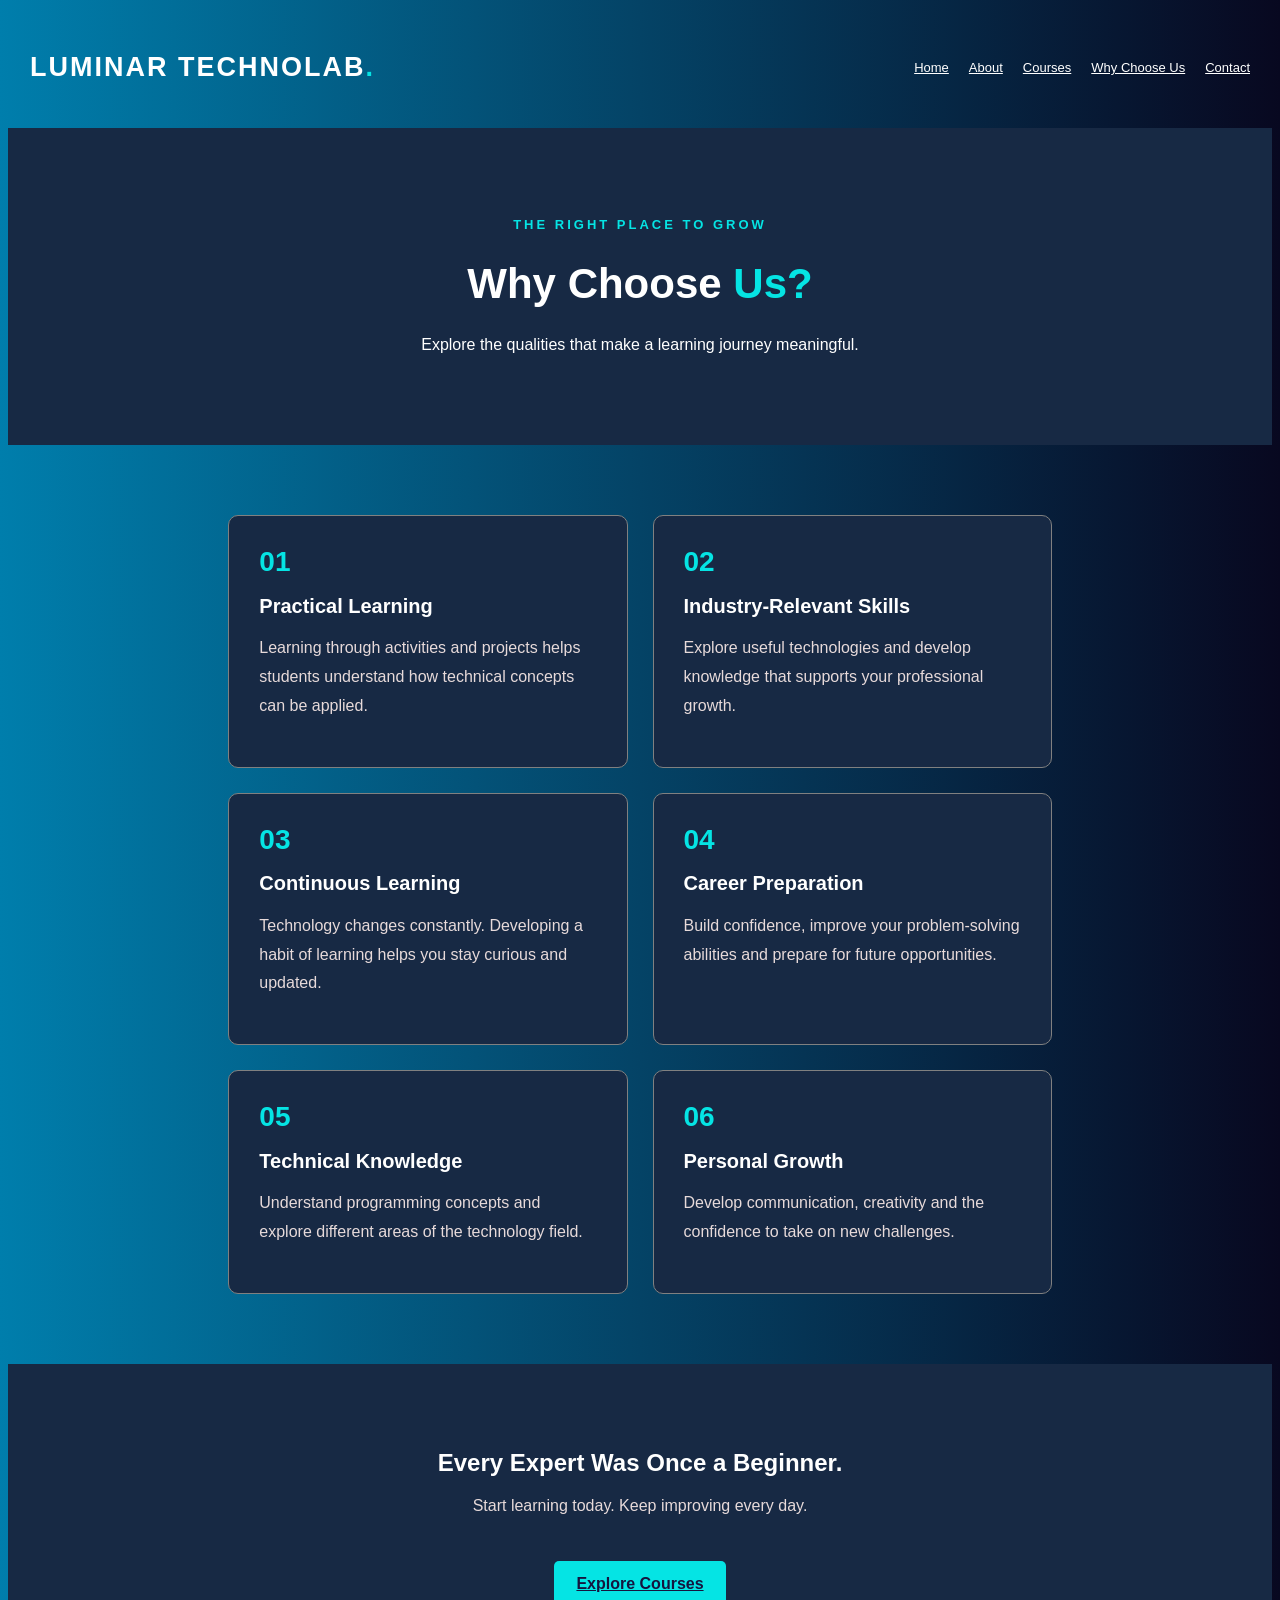
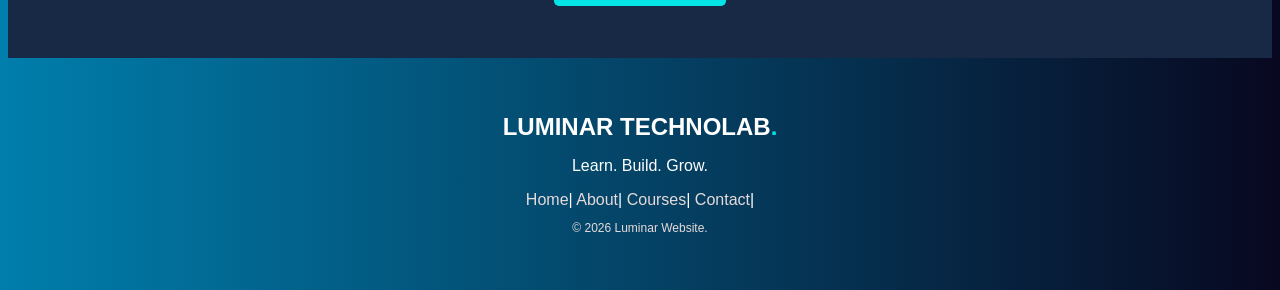
<file: fourth.html>
<!DOCTYPE html>
<html>
<head>
    <title>Why Choose Us | Luminar Technolab</title>
    <link rel="stylesheet" href="./fourth.css">
</head>
<body>

<div class="top-area">
    <div class="navbar">
        <h2 class="logo">LUMINAR TECHNOLAB<span>.</span></h2>
        <div class="menu">
            <a href="index.html">Home</a>
            <a href="second.css">About</a>
            <a href="third.html">Courses</a>
            <a  href="fourth.html">Why Choose Us</a>
            
            <a href="sixth.html">Contact</a>
        </div>
    </div>
</div>

<div class="page-banner">
    <p class="small-heading">THE RIGHT PLACE TO GROW</p>
    <h1>Why Choose <span>Us?</span></h1>
    <p>Explore the qualities that make a learning journey meaningful.</p>
</div>

<div class="advantages">
    <div class="advantagesin">
        <div class="number">01</div>
        <h2>Practical Learning</h2>
        <p>Learning through activities and projects helps students understand how technical concepts can be applied.</p>
    </div>

    <div class="advantagesin">
        <div class="number">02</div>
        <h2>Industry-Relevant Skills</h2>
        <p>Explore useful technologies and develop knowledge that supports your professional growth.</p>
    </div>

    <div class="advantagesin">
        <div class="number">03</div>
        <h2>Continuous Learning</h2>
        <p>Technology changes constantly. Developing a habit of learning helps you stay curious and updated.</p>
    </div>

    <div class="advantagesin">
        <div class="number">04</div>
        <h2>Career Preparation</h2>
        <p>Build confidence, improve your problem-solving abilities and prepare for future opportunities.</p>
    </div>

    <div class="advantagesin">
        <div class="number">05</div>
        <h2>Technical Knowledge</h2>
        <p>Understand programming concepts and explore different areas of the technology field.</p>
    </div>

    <div class="advantagesin">
        <div class="number">06</div>
        <h2>Personal Growth</h2>
        <p>Develop communication, creativity and the confidence to take on new challenges.</p>
    </div>
</div>

<div class="why-quote">
    <h2>Every Expert Was Once a Beginner.</h2>
    <p>Start learning today. Keep improving every day.</p>
    <div class="puppy"><a href="third.html" class="main-btn">Explore Courses</a></div>
</div>

<div class="bottom-area">
    <h2 class="footer-logo">LUMINAR TECHNOLAB<span>.</span></h2>
    <p>Learn. Build. Grow.</p>
    <div class="footer-links">
        <a href="index.html">Home</a>|
        <a href="second.html">About</a>|
        <a href="third.html">Courses</a>|
        <a href="sixth.html">Contact</a>|
    </div>
    <p class="copyright">© 2026 Luminar Website. </p>
</div>

</body>
</html>
</file>
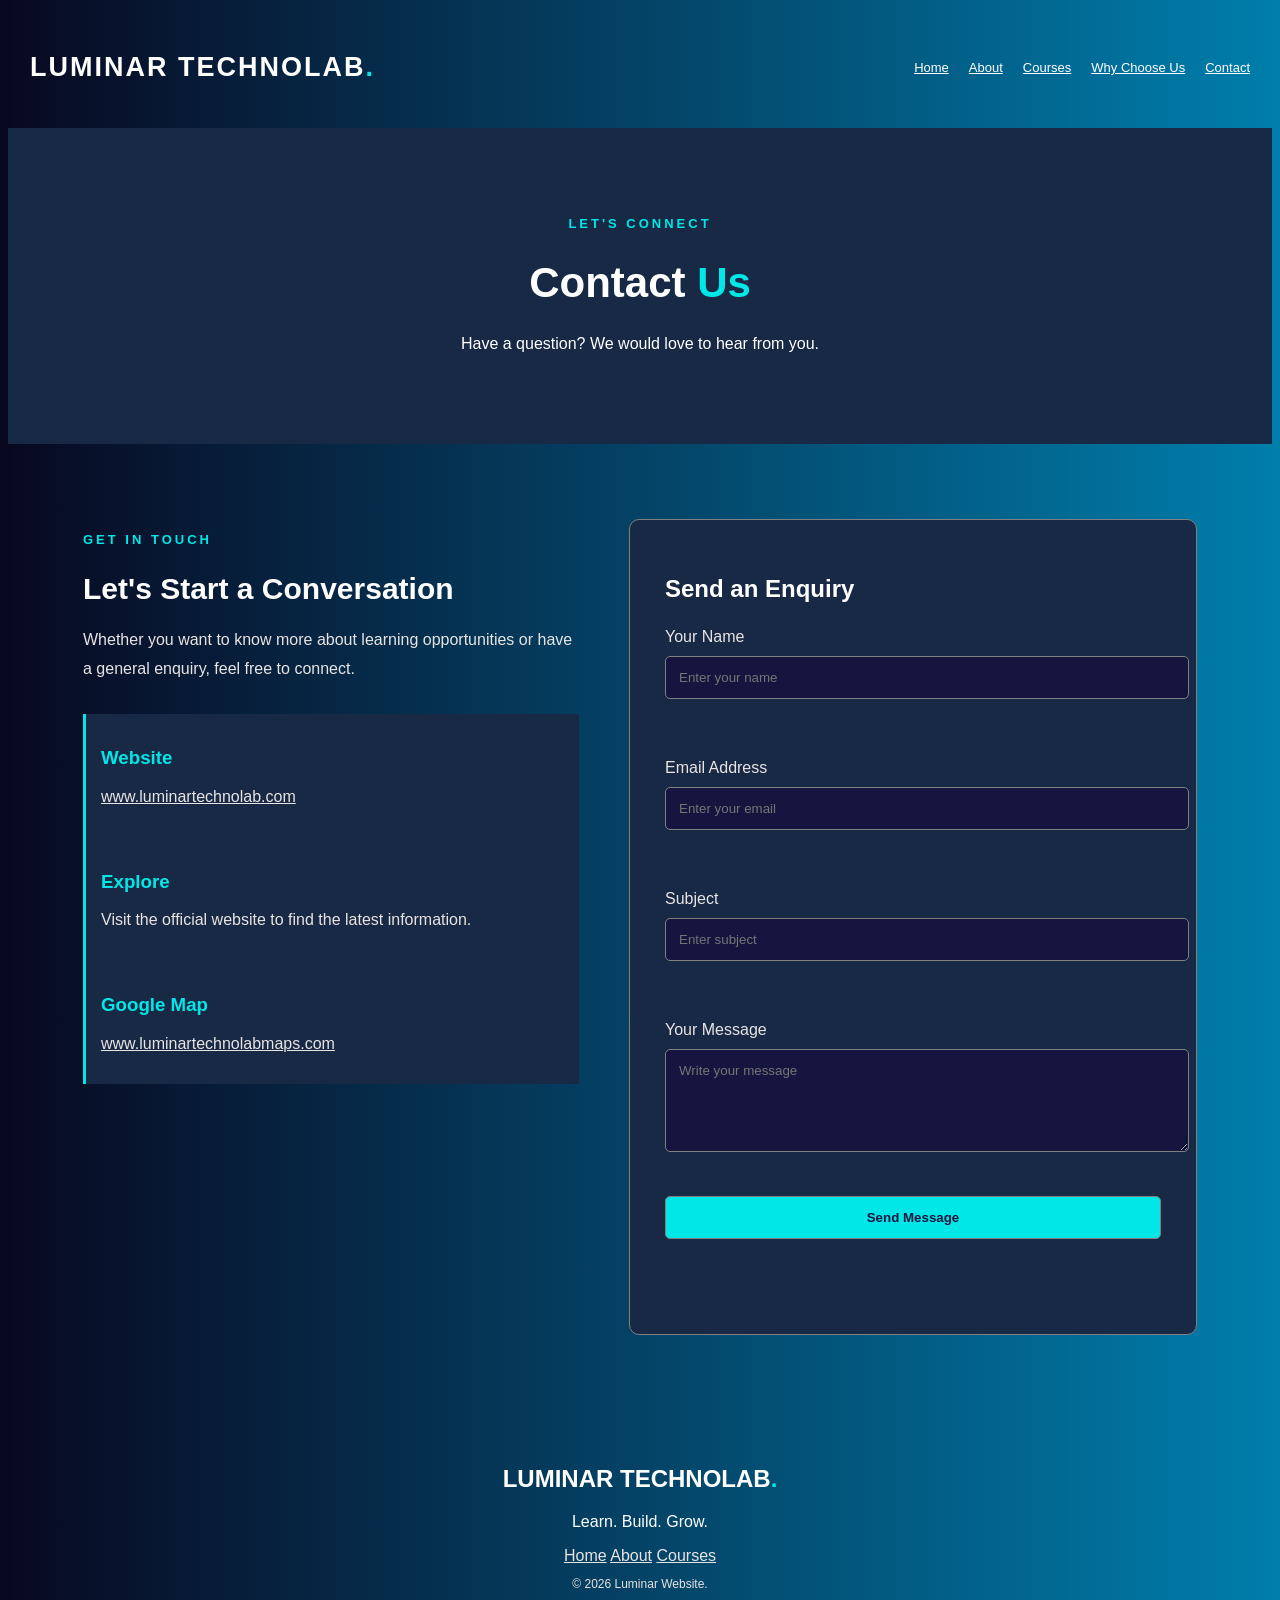
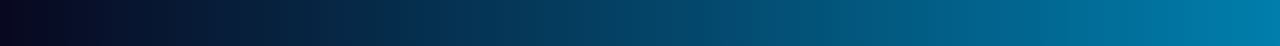
<file: sixth.html>
<!DOCTYPE html>
<html>
<head>
    <title>Contact | Luminar Technolab</title>
    <link rel="stylesheet" href="./sixth.css">
</head>
<body>

<div class="top-area">
    <div class="navbar">
        <h2 class="logo">LUMINAR TECHNOLAB<span>.</span></h2>
        <div class="menu">
            <a href="index.html">Home</a>
            <a href="second.html">About</a>
            <a href="third.html">Courses</a>
            <a href="fourth.html">Why Choose Us</a>
           
            <a  href="sixth.html">Contact</a>
        </div>
    </div>
</div>

<div class="page-banner">
    <p class="small-heading">LET'S CONNECT</p>
    <h1>Contact <span>Us</span></h1>
    <p>Have a question? We would love to hear from you.</p>
</div>

<div class="contact-section">

    <div class="contact-info">
        <p class="small-heading">GET IN TOUCH</p>
        <h2>Let's Start a Conversation</h2>

        <p class="info-description">
            Whether you want to know more about learning opportunities
            or have a general enquiry, feel free to connect.
        </p>

        <div class="contact-detail">
            <h3>Website</h3>
            <p>
                <a href="https://www.luminartechnolab.com/" target="_blank">
                    www.luminartechnolab.com
                </a>
            </p>
        </div>

        <div class="contact-detail">
            <h3>Explore</h3>
            <p>Visit the official website to find the latest information.</p>
        </div>
         <div class="contact-detail">
            <h3>Google Map</h3>
            <p>
                <a href="https://www.google.com/maps/search/?api=1&query=Lumina+Techno+Lab" target="_blank">
                    www.luminartechnolabmaps.com
                </a>
            </p>
        </div>
    </div>
    


    <div class="contact-form">
        <h2>Send an Enquiry</h2>

        <form >

            <label for="name">Your Name</label> 
            <input type="text" id="name" placeholder="Enter your name">

            <label for="email">Email Address</label>
            <input type="email" id="email" placeholder="Enter your email">

            <label for="subject">Subject</label>
            <input type="text" id="subject" placeholder="Enter subject">

            <label for="message">Your Message</label>
            <textarea id="message" rows="5" placeholder="Write your message"></textarea>

            <input type="submit" value="Send Message" class="submit-btn">

        </form>
    </div>

</div>

<div class="bottom-area">
    <h2 class="footer-logo">LUMINAR TECHNOLAB<span>.</span></h2>
    <p>Learn. Build. Grow.</p>
    <div class="footer-links">
        <a href="index.html">Home</a>
        <a href="second.html">About</a>
        <a href="third.html">Courses</a>
        
    </div>
    <p class="copyright">© 2026 Luminar Website.</p>
</div>

</body>
</html>
</file>
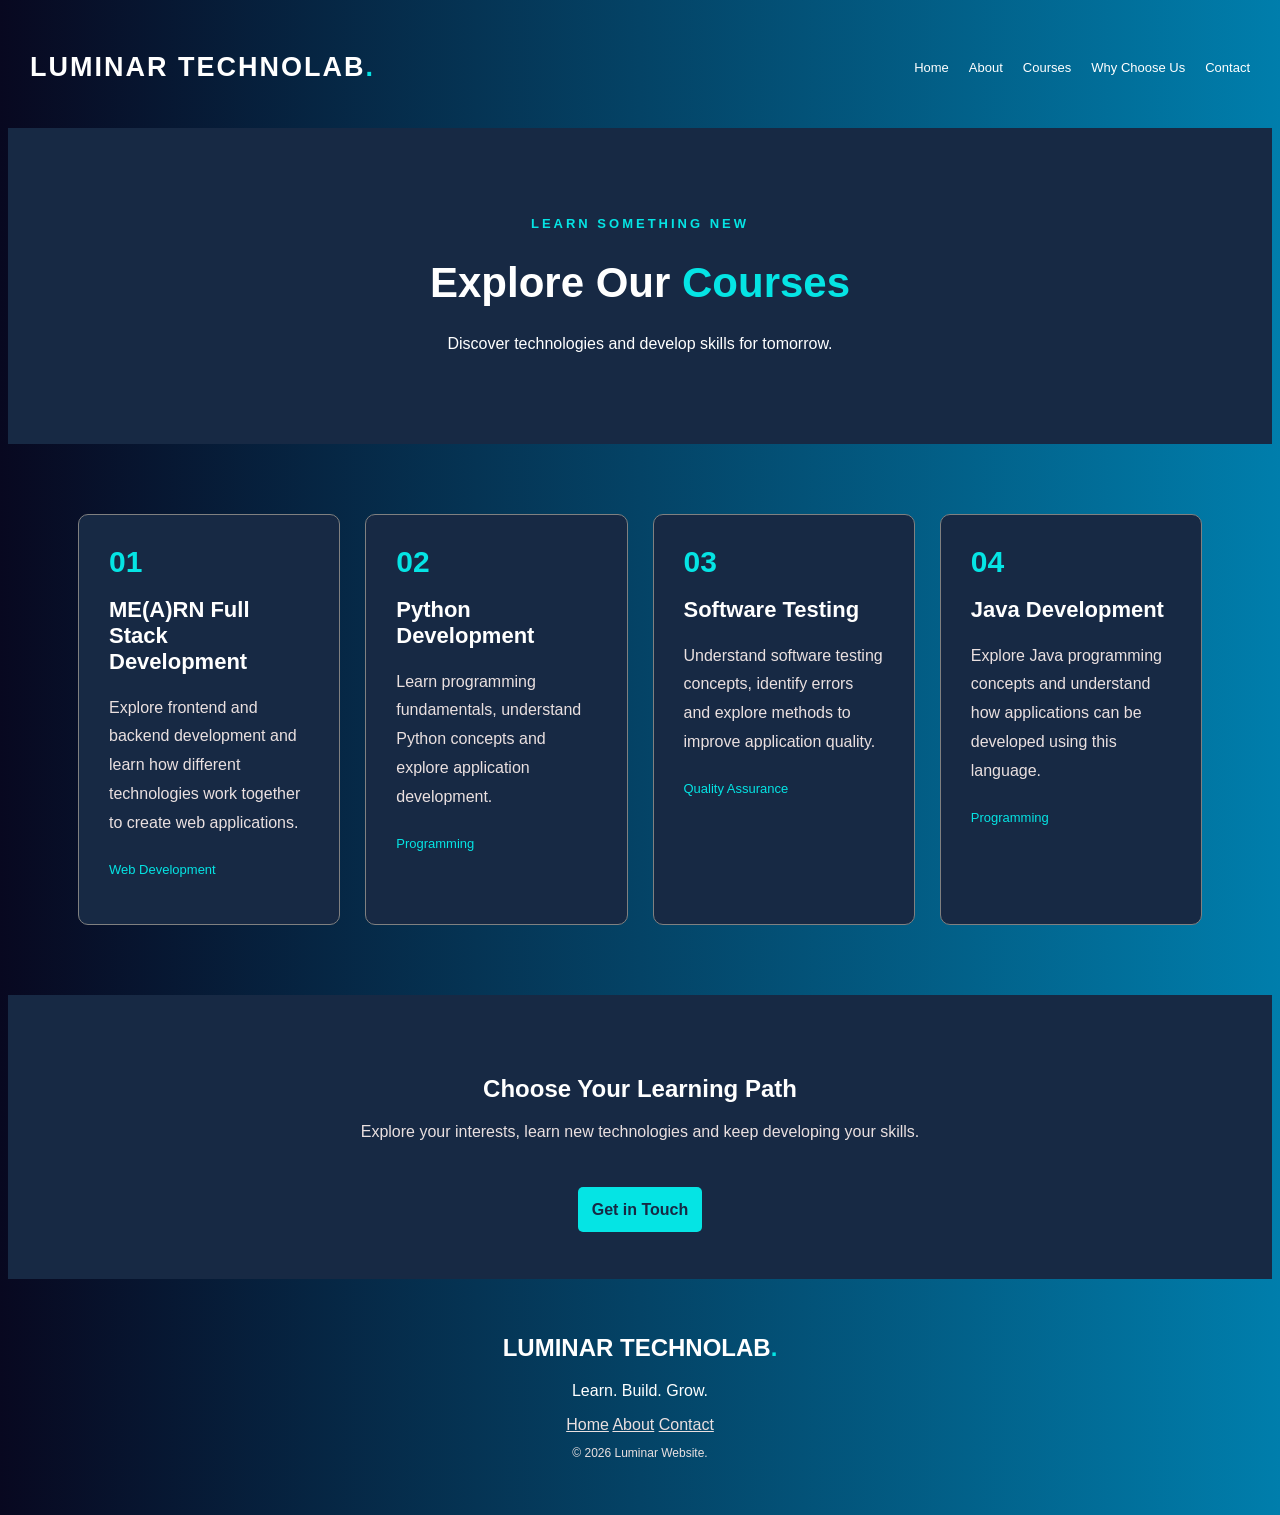
<file: third.html>
<!DOCTYPE html>
<html>
<head>
    <title>Courses | Luminar Technolab</title>
    <link rel="stylesheet" href="./third.css">
         <link href="https://unpkg.com/aos@2.3.1/dist/aos.css" rel="stylesheet">
    <script src="https://unpkg.com/aos@2.3.1/dist/aos.js"></script>
</head>
<body>

<div class="top-area">
    <div class="navbar">
        <h2 class="logo">LUMINAR TECHNOLAB<span>.</span></h2>
        <div class="menu">
            <a href="index.html">Home</a>
            <a href="second.html">About</a>
            <a class="active" href="./third.html">Courses</a>
            <a href="./fourth.html">Why Choose Us</a>
          
            <a href="./sixth.html">Contact</a>
        </div>
    </div>
</div>

<div class="page-banner">
    <p class="small-heading">LEARN SOMETHING NEW</p>
    <h1>Explore Our <span>Courses</span></h1>
    <p>Discover technologies and develop skills for tomorrow.</p>
</div>

<div class="all-courses">
    <div   class="courses">
        <div class="course-number">01</div>
        <h2>ME(A)RN Full Stack Development</h2>
        <p>Explore frontend and backend development and learn how different technologies work together to create web applications.</p>
        <p class="course-tag">Web Development</p>
    </div>

    <div  class="courses">
        <div class="course-number">02</div>
        <h2>Python Development</h2>
        <p>Learn programming fundamentals, understand Python concepts and explore application development.</p>
        <p class="course-tag">Programming</p>
    </div>

    <div class="courses">
        <div class="course-number">03</div>
        <h2>Software Testing</h2>
        <p>Understand software testing concepts, identify errors and explore methods to improve application quality.</p>
        <p class="course-tag">Quality Assurance</p>
    </div>

    <div class="courses">
        <div class="course-number">04</div>
        <h2>Java Development</h2>
        <p>Explore Java programming concepts and understand how applications can be developed using this language.</p>
        <p class="course-tag">Programming</p>
    </div>
</div>

<div class="course-note">
    <h2>Choose Your Learning Path</h2>
    <p>Explore your interests, learn new technologies and keep developing your skills.</p>
    <div class="puppy"><a href="sixth.html" class="main-btn">Get in Touch</a></div>
</div>

<div class="bottom-area">
    <h2 class="footer-logo">LUMINAR TECHNOLAB<span>.</span></h2>
    <p>Learn. Build. Grow.</p>
    <div class="footer-links">
        <a href="index.html">Home</a>
        <a href="second.html">About</a>
        
        <a href="sixth.html">Contact</a>
    </div>
    <p class="copyright">© 2026 Luminar Website. </p>
</div>

</body>
<script>
  AOS.init();
</script>
</html>
</file>
<file: fourth.css>
body {
  background:linear-gradient(to left , rgb(8, 8, 32), rgb(0, 126, 172));
    color: white;
    font-family: Arial, sans-serif;
}

.top-area {
    padding: 22px;
    border-bottom: 1px solid rgb(23, 41, 68);
}

.navbar {
    display: flex;
    justify-content: space-between;
    align-items: center;
    gap: 20px;
}

.logo {
    font-size: 27px;
    letter-spacing: 2px;
}

.logo span{
    color: rgb(5, 228, 228);
}
 .footer-logo span {
    color: rgb(5, 228, 228);
}

.menu {
    display: flex;
    gap: 20px;
   
}

.menu a {
    color: white;
   
    font-size: 13px;
    transition: 0.3s;
}
.menu a:hover{
    color: rgb(20, 233, 233);
   }


.small-heading {
    color:rgb(5, 228, 228);
    font-size: 13px;
    font-weight: bold;
    letter-spacing: 3px;
   
}

.page-banner {
    text-align: center;
    padding: 75px;
    background-color:rgb(23, 41, 68);
}

.page-banner h1 {
    font-size: 42px;
 
}

.page-banner h1 span {
    color: rgb(5, 228, 228);
}



.advantages {
    display: flex;
    flex-wrap: wrap;
    justify-content: center;
    gap: 25px;
    padding: 70px;
}

.advantagesin{
    width: 30%;
    padding: 30px;
    background-color: rgb(23, 41, 68);
    border: 1px solid gray;
    border-radius: 10px;
    transition: 0.3s;
}

.advantagesin:hover {
    border-color:rgb(5, 228, 228);
    transform: translateY(-7px);
}

.number {
    color: rgb(5, 228, 228);
    font-size: 28px;
    font-weight: bold;
 
}

.advantagesin h2 {
    font-size: 20px;
  
}

.advantagesin p {
    color: rgb(231, 218, 218);
    line-height: 1.8;
}

.why-quote {
    background-color:rgb(23, 41, 68);
    text-align: center;
    padding: 65px;
  
}



.why-quote p {
    color: rgb(231, 218, 218);
   
}

.main-btn {
    padding: 14px 22px;
    
    border-radius: 5px;
    background-color:rgb(5, 228, 228);
    color: rgb(21, 21, 63);
    font-weight: bold;
    transition: 0.3s;
   
}
.puppy{
    margin-top: 60px;
}
.puppy:hover {
   
    transform: translateY(-3px);
}

.main-btn:hover {
    background-color: white;
    transform: translateY(-3px);
}

.bottom-area {
    text-align: center;
    padding: 35px;
   
}

.footer-logo {
    margin-bottom: 12px;
}



.footer-links a {
    color:rgb(231, 218, 218);
    text-decoration: none;
  
}

.footer-links a:hover {
    color: rgb(5, 228, 228);
}

.copyright {
    color:rgb(231, 218, 218);
    font-size: 12px;
}
::-webkit-scrollbar{
    width: 10px;
}
::-webkit-scrollbar-track{
    background-color:rgb(21, 21, 63) ;
}
::-webkit-scrollbar-thumb{
    background-color: rgb(0, 223, 223) ;
    border-radius: 10px;
}
</file>
<file: sixth.css>
body {
   background:linear-gradient(to right , rgb(8, 8, 32), rgb(0, 126, 172));
  color: white;
  font-family: Arial, sans-serif;
}

.top-area {
  padding: 22px;
}

.navbar {
  display: flex;
  justify-content: space-between;
  align-items: center;
  gap: 20px;
}

.logo {
  font-size: 27px;
  letter-spacing: 2px;
}

.logo span {
  color: rgb(1, 231, 231);
}
.footer-logo span {
  color: rgb(1, 231, 231);
}

.menu {
  display: flex;
  gap: 20px;
}

.menu a {
  color: white;

  font-size: 13px;
  transition: 0.3s;
}

.menu a:hover {
  color: rgb(1, 231, 231);
}

.small-heading {
  color: rgb(1, 231, 231);
  font-size: 13px;
  font-weight: bold;
  letter-spacing: 3px;
}

.page-banner {
  text-align: center;
  padding: 75px;
  background-color: rgb(23, 41, 68);
}

.page-banner h1 {
  font-size: 42px;
}

.page-banner h1 span {
  color: rgb(1, 231, 231);
}

.contact-section {
  display: flex;

  gap: 50px;
  padding: 75px;
}

.contact-info,
.contact-form {
  width: 50%;
}

.contact-info h2 {
  font-size: 30px;
  margin-bottom: 20px;
}

.info-description {
  color: rgb(233, 228, 228);
  line-height: 1.8;
  margin-bottom: 30px;
}

.contact-detail {
  border-left: 3px solid rgb(1, 231, 231);
  padding: 15px;

  background-color: rgb(23, 41, 68);
}

.contact-detail h3 {
  color: rgb(1, 231, 231);
}

.contact-detail p,
.contact-detail a {
  color: rgb(233, 228, 228);
}

.contact-detail a:hover {
  color: rgb(1, 231, 231);
}

.contact-form {
  background-color: rgb(23, 41, 68);
  padding: 35px;
  border: 1px solid gray;
  border-radius: 10px;
}

.contact-form h2 {
  margin-bottom: 25px;
}

.contact-form label {
  margin-bottom: 8px;
  color: rgb(233, 228, 228);
}

.contact-form input {
  width: 100%;
  padding: 13px;
  margin-bottom: 60px;
  background-color: rgb(21, 21, 63);
  color: white;
  border: 1px solid gray;
  border-radius: 5px;
  font-family: Arial, sans-serif;
  margin-top: 10px;
}
.contact-form textarea {
  width: 100%;
  padding: 13px;
  margin-bottom: 30px;
  background-color: rgb(21, 21, 63);
  color: white;
  border: 1px solid gray;
  border-radius: 5px;
  font-family: Arial, sans-serif;
  margin-top: 10px;
}

.contact-form .submit-btn {
  background-color: rgb(1, 231, 231);
  color: rgb(21, 21, 63);
  font-weight: bold;

  transition: 0.3s;
}

.contact-form .submit-btn:hover {
  background-color: white;
  transform: translateY(-3px);
}

.bottom-area {
  text-align: center;
  padding: 35px;
}

.footer-links a {
  color: rgb(233, 228, 228);
}

.footer-links a:hover {
  color: rgb(1, 231, 231);
}

.copyright {
  color: rgb(233, 225, 225);
  font-size: 12px;
}
::-webkit-scrollbar{
    width: 10px;
}
::-webkit-scrollbar-track{
    background-color:rgb(21, 21, 63) ;
}
::-webkit-scrollbar-thumb{
    background-color: rgb(0, 223, 223) ;
    border-radius: 10px;
}
</file>
<file: third.css>
body {
    background:linear-gradient(to right , rgb(8, 8, 32), rgb(0, 126, 172));
    color: white;
    font-family: Arial, sans-serif;
}

.top-area {
    padding: 22px;
 
}

.navbar {
    display: flex;
    justify-content: space-between;
    align-items: center;
    gap: 20px;
}

.logo {
    font-size: 27px;
    letter-spacing: 2px;
}

.logo span{
    color: rgb(5, 228, 228);
}
 .footer-logo span {
    color: rgb(5, 228, 228);
}

.menu {
    display: flex;
    gap: 20px;
   
}

.menu a {
    color: white;
    text-decoration: none;
    font-size: 13px;
    transition: 0.3s;
}
.menu a:hover{
    color: rgb(20, 233, 233);
   }


.small-heading {
    color:  rgb(5, 228, 228);
    font-size: 13px;
    font-weight: bold;
    letter-spacing: 3px;

}

.page-banner {
    text-align: center;
    padding: 75px ;
    background-color:rgb(23, 41, 68);
}

.page-banner h1 {
    font-size: 42px;
  
}

.page-banner h1 span {
    color: rgb(5, 228, 228);
}



.all-courses {
    display: flex;
    justify-content: center;
   
    gap: 25px;
    padding: 70px;
}

.courses {
    background-color:rgb(23, 41, 68);
    border: 1px solid gray;
    border-radius: 10px;
    padding: 30px;
    width: 47%;
    transition: 0.3s;
}

.courses:hover {
    transform: translateY(-7px);
    border-color: rgb(5, 228, 228);
}

.course-number {
    color: rgb(5, 228, 228);
    font-size: 30px;
    font-weight: bold;
   
}

.courses h2 {
    font-size: 22px;
   
}

.courses p {
    color: rgb(234, 224, 224);
    line-height: 1.8;
}

.courses .course-tag {
    color: rgb(5, 228, 228);
    margin-top: 20px;
    font-size: 13px;
}

.course-note {
    background-color: rgb(23, 41, 68);
    padding: 60px 20px;
    text-align: center;
}


.course-note p {
    color: rgb(234, 224, 224);
  
}

.main-btn {
   
    padding: 14px ;
    text-decoration: none;
    border-radius: 5px;
    background-color: rgb(5, 228, 228);
    color: rgb(23, 41, 68);
    font-weight: bold;
    transition: 0.3s;
 
}
.puppy{
    margin-top: 60px;
}
.main-btn:hover {
    background-color: white;
    transform: translateY(-3px);
}
.puppy:hover{
     transform: translateY(-3px);
}
.bottom-area {
    text-align: center;
    padding: 35px ;
  
}




.footer-links a {
    color: rgb(234, 224, 224);
   
}

.footer-links a:hover {
    color:  rgb(5, 228, 228);
}

.copyright {
    color: rgb(234, 224, 224);
    font-size: 12px;
}
::-webkit-scrollbar{
    width: 10px;
}
::-webkit-scrollbar-track{
    background-color:rgb(21, 21, 63) ;
}
::-webkit-scrollbar-thumb{
    background-color: rgb(0, 223, 223) ;
    border-radius: 10px;
}
</file>
